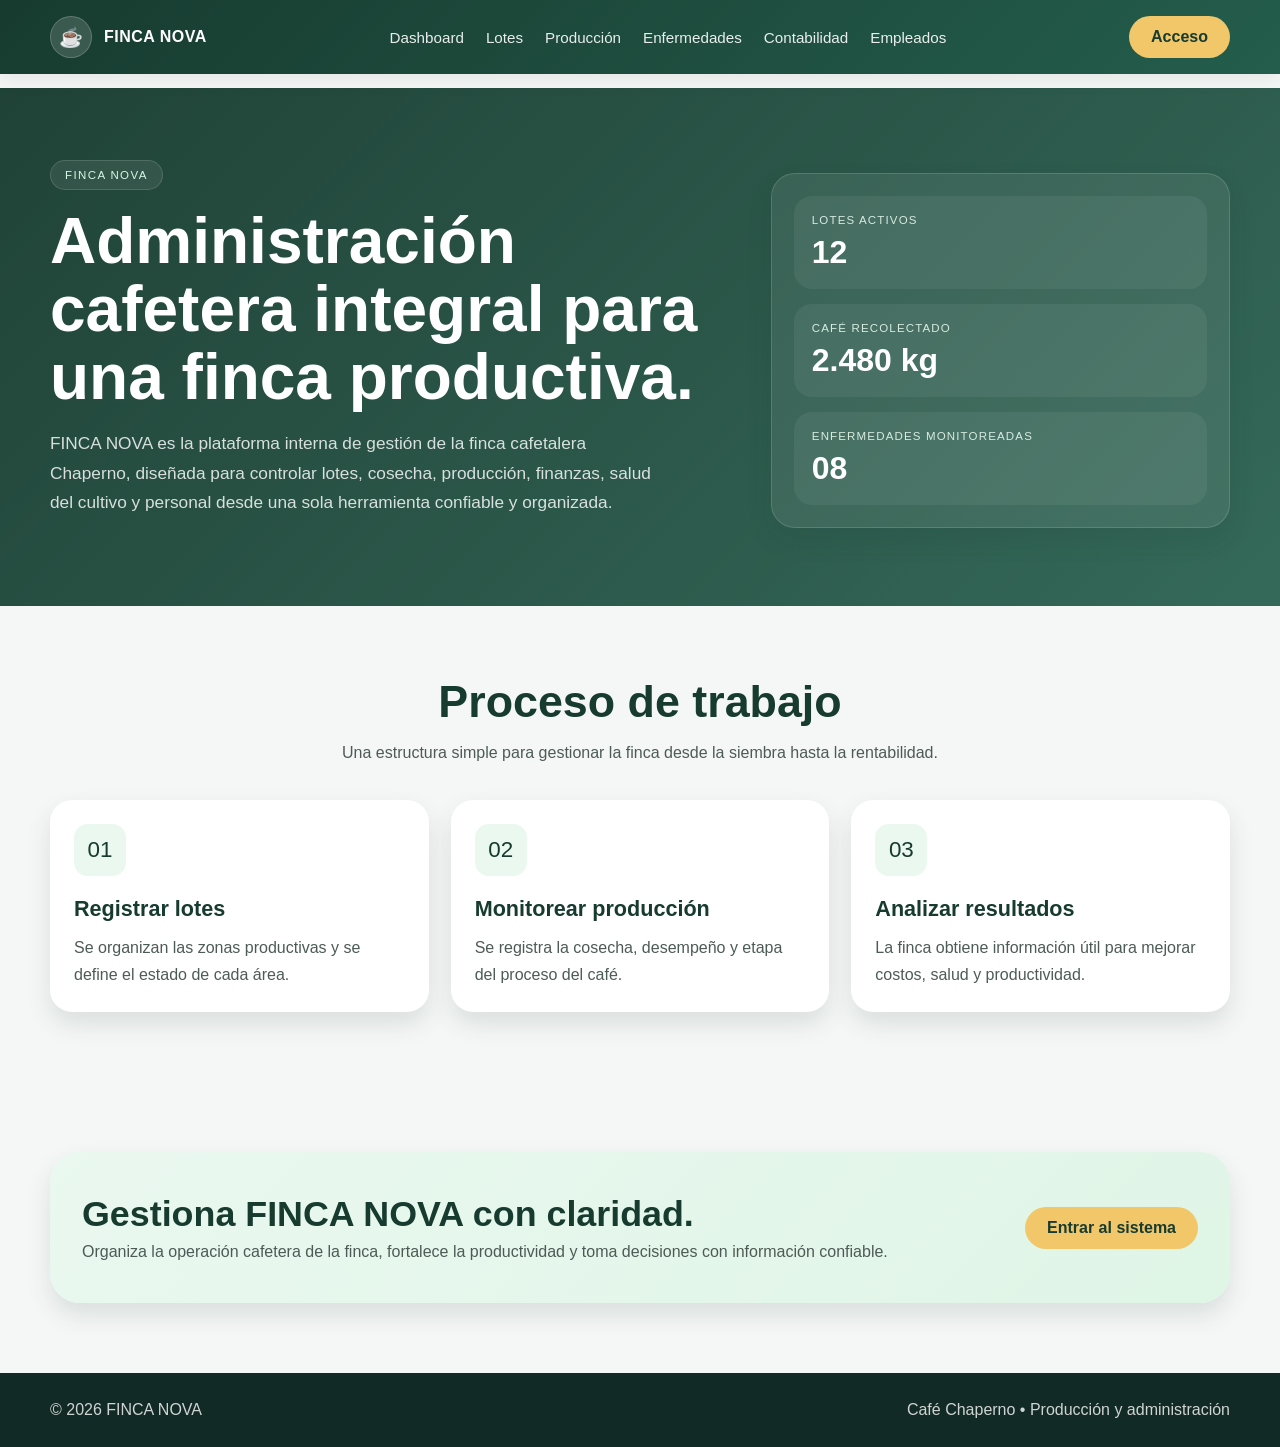
<file: index.html>
<!DOCTYPE html>
<html lang="es">
  <head>
    <meta charset="UTF-8" />
    <meta name="viewport" content="width=device-width, initial-scale=1.0" />
    <title>FINCA NOVA | Gestión cafetera</title>
    <link rel="stylesheet" href="assets/css/base.css" />
    <link rel="stylesheet" href="assets/css/home.css" />
  </head>
  <body>
    <header>
      <div class="container nav">
        <div class="brand">
          <div class="brand-mark">☕</div>
          <span>FINCA NOVA</span>
        </div>

        <nav class="nav-links" aria-label="Navegación principal">
          <a href="views/dashboard.html">Dashboard</a>
          <a href="views/lotes.html">Lotes</a>
          <a href="views/produccion.html">Producción</a>
          <a href="views/enfermedades.html">Enfermedades</a>
          <a href="views/contabilidad.html">Contabilidad</a>
          <a href="views/empleados.html">Empleados</a>
        </nav>

        <div class="nav-actions">

          <a href="login.html" class="btn btn-primary">Acceso</a>
        </div>
      </div>
    </header>

    <main>
      <section class="hero" id="inicio">
        <div class="container hero-wrap">
          <div>
            <span class="eyebrow">FINCA NOVA</span>
            <h1>Administración cafetera integral para una finca productiva.</h1>
            <p>
              FINCA NOVA es la plataforma interna de gestión de la finca cafetalera Chaperno,
              diseñada para controlar lotes, cosecha, producción, finanzas, salud del cultivo y personal
              desde una sola herramienta confiable y organizada.
            </p>
            <div class="hero-actions">

            </div>
          </div>

          <div class="hero-panel" aria-label="Resumen de finca">
            <div class="hero-card">
              <span class="mini-label">Lotes activos</span>
              <div class="big-number">12</div>
            </div>

            <div class="hero-card">
              <span class="mini-label">Café recolectado</span>
              <div class="big-number">2.480 kg</div>
            </div>

            <div class="hero-card">
              <span class="mini-label">Enfermedades monitoreadas</span>
              <div class="big-number">08</div>
            </div>
          </div>
        </div>
      </section>

      <section class="section" id="proceso">
        <div class="container">
          <div class="section-header">
            <h2>Proceso de trabajo</h2>
            <p>Una estructura simple para gestionar la finca desde la siembra hasta la rentabilidad.</p>
          </div>

          <div class="process-grid">
            <article class="process-card">
              <div class="feature-icon">01</div>
              <h3>Registrar lotes</h3>
              <p>Se organizan las zonas productivas y se define el estado de cada área.</p>
            </article>

            <article class="process-card">
              <div class="feature-icon">02</div>
              <h3>Monitorear producción</h3>
              <p>Se registra la cosecha, desempeño y etapa del proceso del café.</p>
            </article>

            <article class="process-card">
              <div class="feature-icon">03</div>
              <h3>Analizar resultados</h3>
              <p>La finca obtiene información útil para mejorar costos, salud y productividad.</p>
            </article>
          </div>
        </div>
      </section>

      <section class="section">
        <div class="container">
          <div class="cta">
            <div>
              <h3>Gestiona FINCA NOVA con claridad.</h3>
              <p>Organiza la operación cafetera de la finca, fortalece la productividad y toma decisiones con información confiable.</p>
            </div>
            <a href="views/dashboard.html" class="btn btn-primary">Entrar al sistema</a>
          </div>
        </div>
      </section>
    </main>

    <footer>
      <div class="container footer-wrap">
        <div>© 2026 FINCA NOVA</div>
        <div>Café Chaperno • Producción y administración</div>
      </div>
    </footer>
  </body>
</html>
</file>
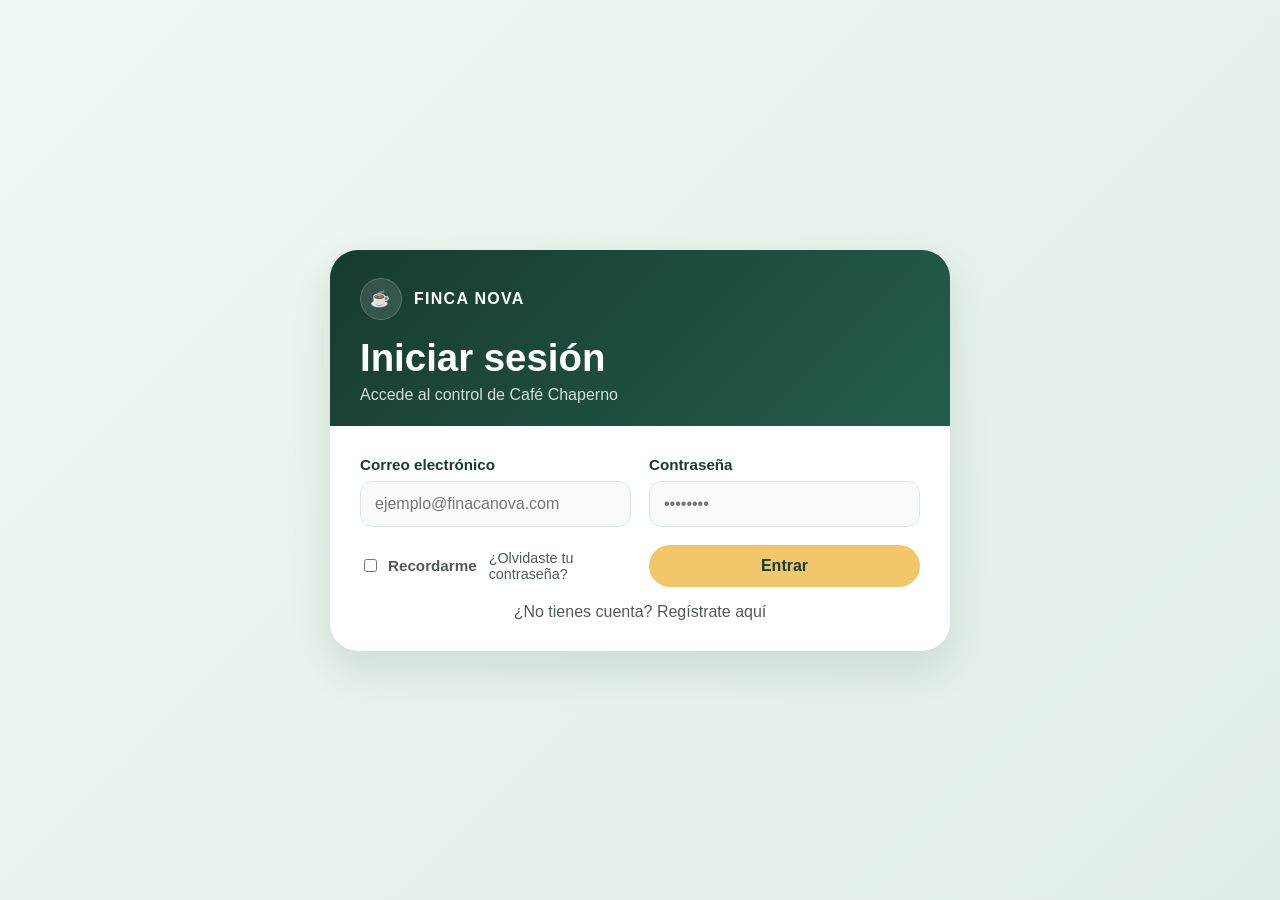
<file: login.html>
<!DOCTYPE html>
<html lang="es">
  <head>
    <meta charset="UTF-8" />
    <meta name="viewport" content="width=device-width, initial-scale=1.0" />
    <title>FINCA NOVA | Iniciar sesión</title>
    <link rel="stylesheet" href="assets/css/base.css" />
    <link rel="stylesheet" href="assets/css/auth.css" />
  </head>
  <body class="auth-page">
    <main class="page">
      <section class="auth-card" aria-label="Formulario de inicio de sesión">
        <div class="auth-header">
          <div class="brand">
            <div class="brand-mark">☕</div>
            <span>FINCA NOVA</span>
          </div>
          <h1>Iniciar sesión</h1>
          <p>Accede al control de Café Chaperno</p>
        </div>

        <div class="auth-body">
          <form>
            <div class="field">
              <label for="email">Correo electrónico</label>
              <input id="email" type="email" placeholder="ejemplo@finacanova.com" />
            </div>

            <div class="field">
              <label for="password">Contraseña</label>
              <input id="password" type="password" placeholder="••••••••" />
            </div>

            <div class="secondary-row">
              <label class="check">
                <input type="checkbox" />
                <span>Recordarme</span>
              </label>
              <a href="#">¿Olvidaste tu contraseña?</a>
            </div>

            <button type="submit" class="btn btn-primary">Entrar</button>
          </form>

          <div class="auth-footer">
            ¿No tienes cuenta? <a href="registro.html">Regístrate aquí</a>
          </div>
        </div>
      </section>
    </main>
  </body>
</html>
</file>
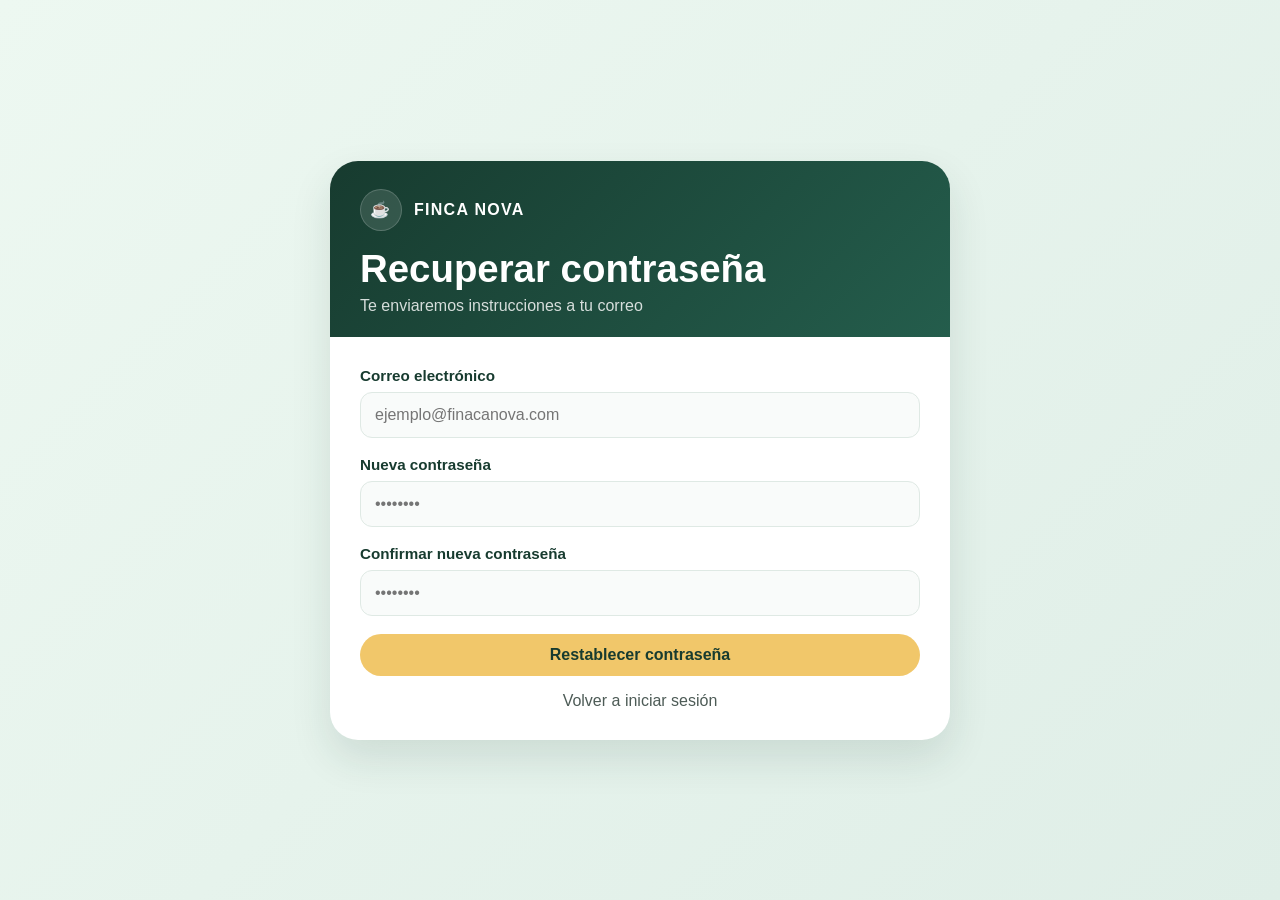
<file: recuperar.html>
<!DOCTYPE html>
<html lang="es">
  <head>
    <meta charset="UTF-8" />
    <meta name="viewport" content="width=device-width, initial-scale=1.0" />
    <title>FINCA NOVA | Recuperar contraseña</title>
    <link rel="stylesheet" href="assets/css/base.css" />
    <link rel="stylesheet" href="assets/css/auth.css" />
  </head>
  <body class="auth-page">
    <main class="page">
      <section class="auth-card" aria-label="Formulario de recuperación de contraseña">
        <div class="auth-header">
          <div class="brand">
            <div class="brand-mark">☕</div>
            <span>FINCA NOVA</span>
          </div>
          <h1>Recuperar contraseña</h1>
          <p>Te enviaremos instrucciones a tu correo</p>
        </div>

        <div class="auth-body">
          <form>
            <div class="field full">
              <label for="email">Correo electrónico</label>
              <input id="email" type="email" placeholder="ejemplo@finacanova.com" />
            </div>

            <div class="field full">
              <label for="password">Nueva contraseña</label>
              <input id="password" type="password" placeholder="••••••••" />
            </div>

            <div class="field full">
              <label for="confirm-password">Confirmar nueva contraseña</label>
              <input id="confirm-password" type="password" placeholder="••••••••" />
            </div>

            <div class="field full">
              <a href="login.html" class="btn btn-primary">Restablecer contraseña</a>
            </div>
          </form>

          <div class="auth-footer">
            <a href="login.html">Volver a iniciar sesión</a>
          </div>
        </div>
      </section>
    </main>
  </body>
</html>
</file>
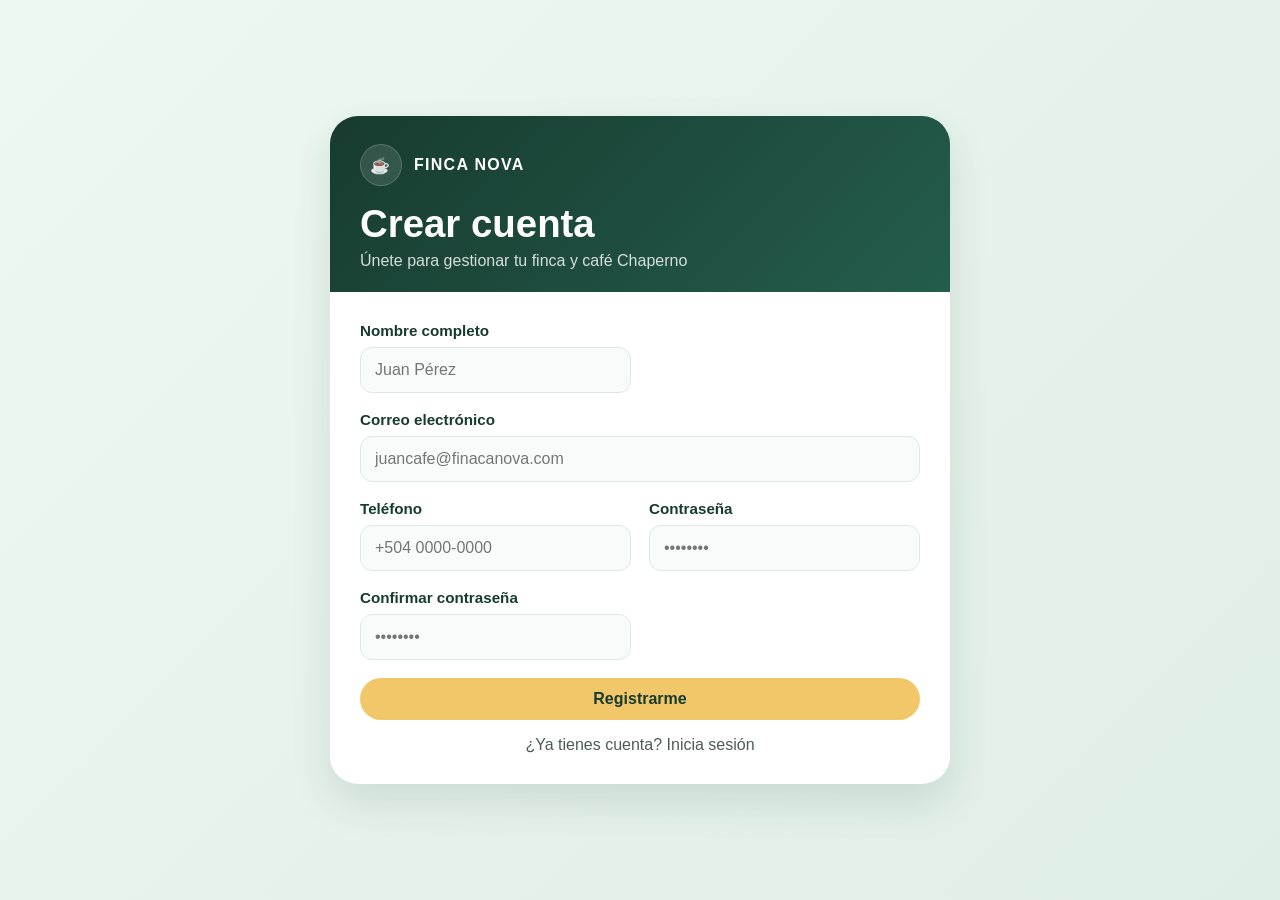
<file: registro.html>
<!DOCTYPE html>
<html lang="es">
  <head>
    <meta charset="UTF-8" />
    <meta name="viewport" content="width=device-width, initial-scale=1.0" />
    <title>FINCA NOVA | Registro</title>
    <link rel="stylesheet" href="assets/css/base.css" />
    <link rel="stylesheet" href="assets/css/auth.css" />
  </head>
  <body class="auth-page">
    <main class="page">
      <section class="auth-card" aria-label="Formulario de registro">
        <div class="auth-header">
          <div class="brand">
            <div class="brand-mark">☕</div>
            <span>FINCA NOVA</span>
          </div>
          <h1>Crear cuenta</h1>
          <p>Únete para gestionar tu finca y café Chaperno</p>
        </div>

        <div class="auth-body">
          <form>
            <div class="field">
              <label for="nombre">Nombre completo</label>
              <input id="nombre" type="text" placeholder="Juan Pérez" />
            </div>

            <div class="field full">
              <label for="email">Correo electrónico</label>
              <input id="email" type="email" placeholder="juancafe@finacanova.com" />
            </div>

            <div class="field">
              <label for="telefono">Teléfono</label>
              <input id="telefono" type="tel" placeholder="+504 0000-0000" />
            </div>

            <div class="field">
              <label for="password">Contraseña</label>
              <input id="password" type="password" placeholder="••••••••" />
            </div>

            <div class="field">
              <label for="confirm-password">Confirmar contraseña</label>
              <input id="confirm-password" type="password" placeholder="••••••••" />
            </div>

            <div class="field full">
              <a href="login.html" class="btn btn-primary">Registrarme</a>
            </div>
          </form>

          <div class="auth-footer">
            ¿Ya tienes cuenta? <a href="login.html">Inicia sesión</a>
          </div>
        </div>
      </section>
    </main>
  </body>
</html>
</file>
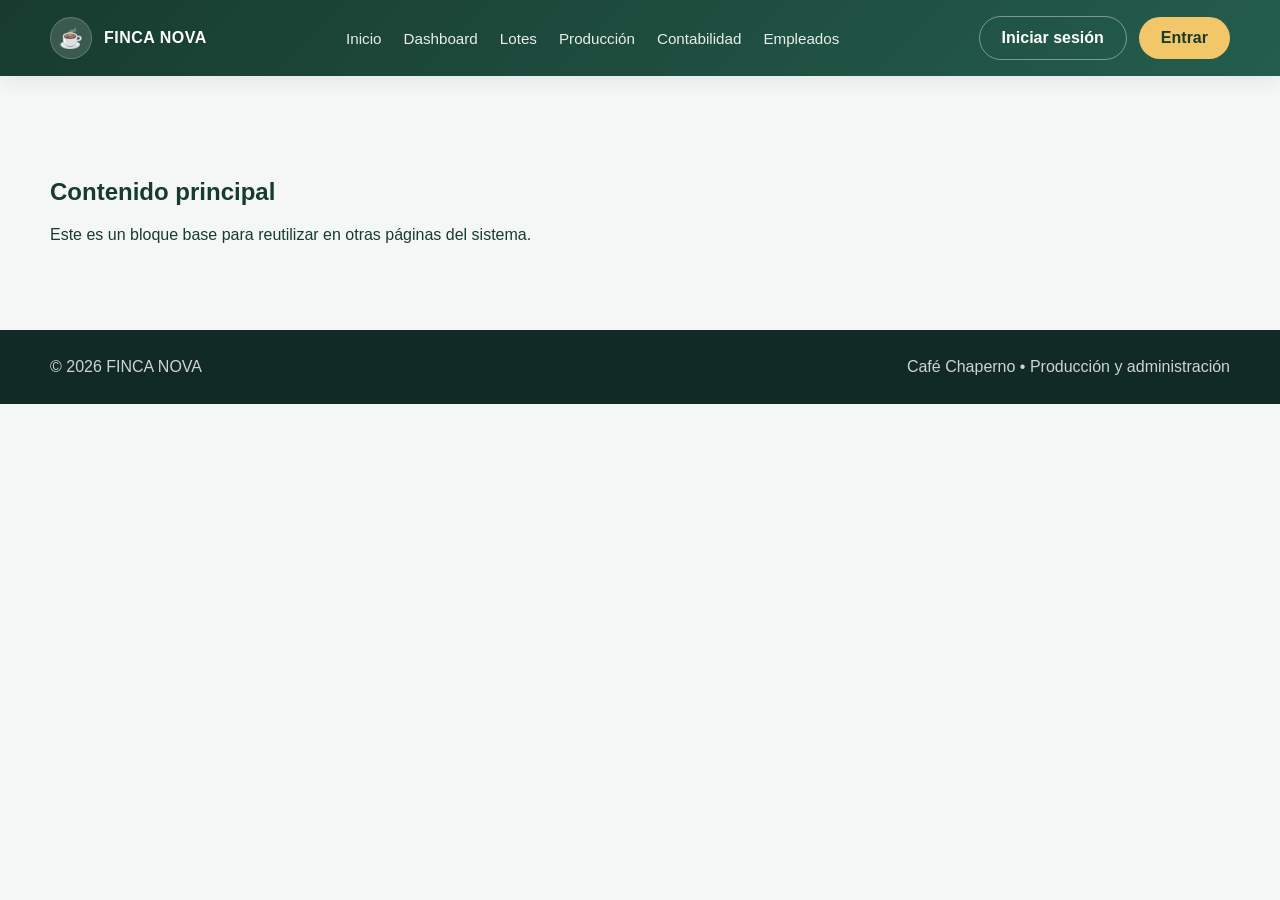
<file: templates/layout.html>
<!DOCTYPE html>
<html lang="es">
  <head>
    <meta charset="UTF-8" />
    <meta name="viewport" content="width=device-width, initial-scale=1.0" />
    <title>FINCA NOVA</title>
    <link rel="stylesheet" href="../assets/css/base.css" />
    <link rel="stylesheet" href="../assets/css/home.css" />
  </head>
  <body>
    <header>
      <div class="container nav">
        <div class="brand">
          <div class="brand-mark">☕</div>
          <span>FINCA NOVA</span>
        </div>

        <nav class="nav-links" aria-label="Navegación principal">
          <a href="../index.html">Inicio</a>
          <a href="../views/dashboard.html">Dashboard</a>
          <a href="../views/lotes.html">Lotes</a>
          <a href="../views/produccion.html">Producción</a>
          <a href="../views/contabilidad.html">Contabilidad</a>
          <a href="../views/empleados.html">Empleados</a>
        </nav>

        <div class="nav-actions">
          <a href="../login.html" class="btn btn-secondary">Iniciar sesión</a>
          <a href="../views/dashboard.html" class="btn btn-primary">Entrar</a>
        </div>
      </div>
    </header>

    <main>
      <section class="container section">
        <h2>Contenido principal</h2>
        <p>Este es un bloque base para reutilizar en otras páginas del sistema.</p>
      </section>
    </main>

    <footer>
      <div class="container footer-wrap">
        <div>© 2026 FINCA NOVA</div>
        <div>Café Chaperno • Producción y administración</div>
      </div>
    </footer>
  </body>
</html>
</file>
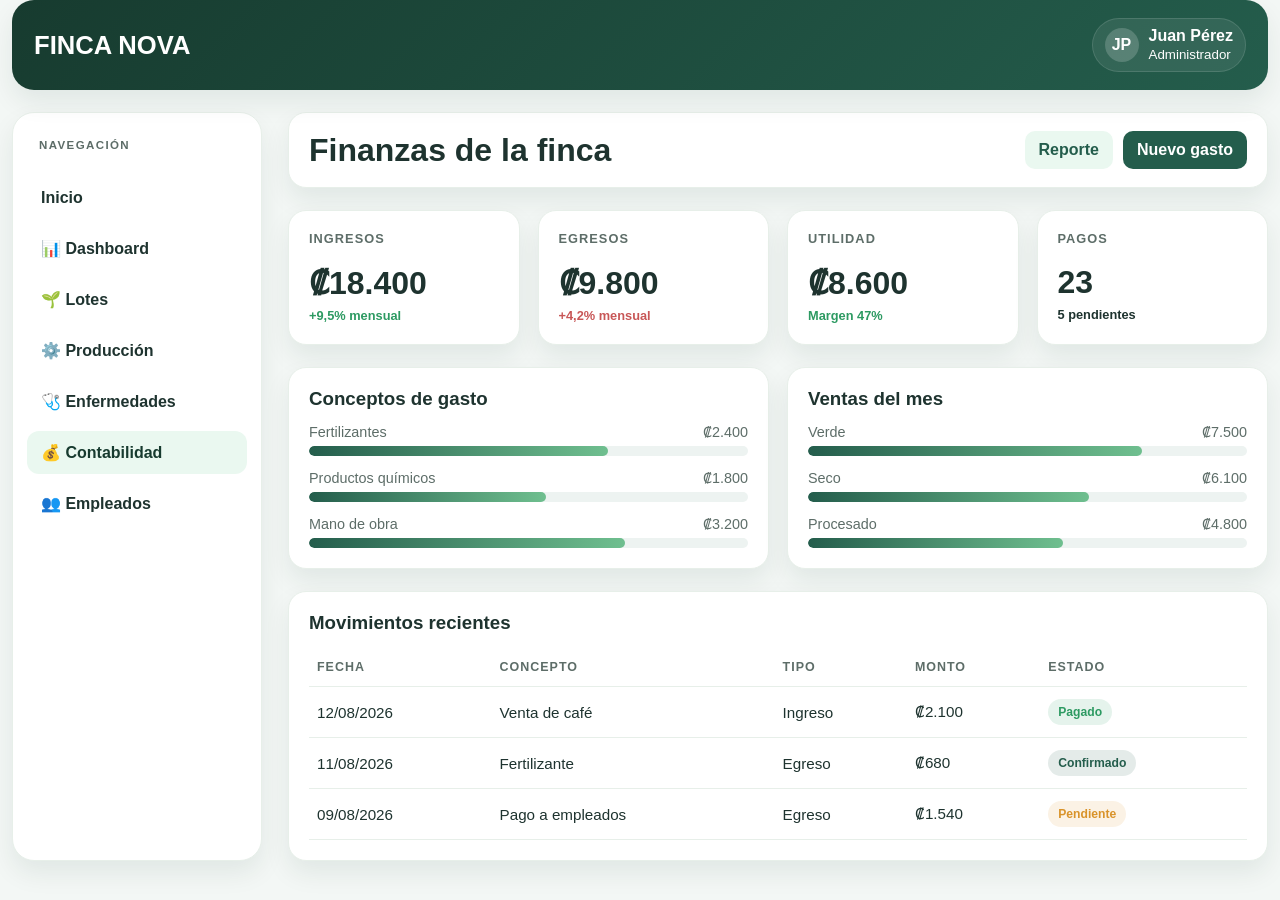
<file: views/contabilidad.html>
<!DOCTYPE html>
<html lang="es">
  <head>
    <meta charset="UTF-8" />
    <meta name="viewport" content="width=device-width, initial-scale=1.0" />
    <title>Nova Finca | Contabilidad</title>
    <link rel="stylesheet" href="../assets/css/base.css" />
    <link rel="stylesheet" href="../assets/css/dashboard.css" />
  </head>
  <body>
    <div class="page-shell">
      <header class="topbar">
        <div class="topbar-inner">
          <h1>FINCA NOVA</h1>

          <div class="user-badge">
            <div class="user-avatar">JP</div>
            <div>
              <strong>Juan Pérez</strong><br />
              <small>Administrador</small>
            </div>
          </div>
        </div>
      </header>

      <div class="main-grid">
        <aside class="sidebar">
          <h3 class="side-title">Navegación</h3>
          <nav class="side-nav">
            <a href="../index.html">Inicio</a>
            <a href="dashboard.html">📊 Dashboard</a>
            <a href="lotes.html">🌱 Lotes</a>
            <a href="produccion.html">⚙️ Producción</a>
            <a href="enfermedades.html">🩺 Enfermedades</a>
            <a href="contabilidad.html" class="active">💰 Contabilidad</a>
            <a href="empleados.html">👥 Empleados</a>
          </nav>
        </aside>

        <main class="content">
          <section class="page-header">
            <h2>Finanzas de la finca</h2>
            <div class="action-group">
              <button class="btn-small light">Reporte</button>
              <button class="btn-small primary">Nuevo gasto</button>
            </div>
          </section>

          <section class="stats-grid">
            <article class="stat-card">
              <div class="stat-top">
                <div class="stat-label">Ingresos</div>
              </div>
              <p class="stat-value">₡18.400</p>
              <span class="stat-delta delta-up">+9,5% mensual</span>
            </article>
            <article class="stat-card">
              <div class="stat-top">
                <div class="stat-label">Egresos</div>
              </div>
              <p class="stat-value">₡9.800</p>
              <span class="stat-delta delta-down">+4,2% mensual</span>
            </article>
            <article class="stat-card">
              <div class="stat-top">
                <div class="stat-label">Utilidad</div>
              </div>
              <p class="stat-value">₡8.600</p>
              <span class="stat-delta delta-up">Margen 47%</span>
            </article>
            <article class="stat-card">
              <div class="stat-top">
                <div class="stat-label">Pagos</div>
              </div>
              <p class="stat-value">23</p>
              <span class="stat-delta delta-warning">5 pendientes</span>
            </article>
          </section>

          <section class="list-grid">
            <article class="panel">
              <h3>Conceptos de gasto</h3>
              <div class="progress-list">
                <div class="progress-item">
                  <div class="progress-top"><span>Fertilizantes</span><span>₡2.400</span></div>
                  <div class="progress-bar"><span style="width: 68%"></span></div>
                </div>
                <div class="progress-item">
                  <div class="progress-top"><span>Productos químicos</span><span>₡1.800</span></div>
                  <div class="progress-bar"><span style="width: 54%"></span></div>
                </div>
                <div class="progress-item">
                  <div class="progress-top"><span>Mano de obra</span><span>₡3.200</span></div>
                  <div class="progress-bar"><span style="width: 72%"></span></div>
                </div>
              </div>
            </article>

            <article class="panel">
              <h3>Ventas del mes</h3>
              <div class="progress-list">
                <div class="progress-item">
                  <div class="progress-top"><span>Verde</span><span>₡7.500</span></div>
                  <div class="progress-bar"><span style="width: 76%"></span></div>
                </div>
                <div class="progress-item">
                  <div class="progress-top"><span>Seco</span><span>₡6.100</span></div>
                  <div class="progress-bar"><span style="width: 64%"></span></div>
                </div>
                <div class="progress-item">
                  <div class="progress-top"><span>Procesado</span><span>₡4.800</span></div>
                  <div class="progress-bar"><span style="width: 58%"></span></div>
                </div>
              </div>
            </article>
          </section>

          <section class="table-panel">
            <h3>Movimientos recientes</h3>
            <table>
              <thead>
                <tr>
                  <th>Fecha</th>
                  <th>Concepto</th>
                  <th>Tipo</th>
                  <th>Monto</th>
                  <th>Estado</th>
                </tr>
              </thead>
              <tbody>
                <tr>
                  <td>12/08/2026</td>
                  <td>Venta de café</td>
                  <td>Ingreso</td>
                  <td>₡2.100</td>
                  <td><span class="badge success">Pagado</span></td>
                </tr>
                <tr>
                  <td>11/08/2026</td>
                  <td>Fertilizante</td>
                  <td>Egreso</td>
                  <td>₡680</td>
                  <td><span class="badge primary">Confirmado</span></td>
                </tr>
                <tr>
                  <td>09/08/2026</td>
                  <td>Pago a empleados</td>
                  <td>Egreso</td>
                  <td>₡1.540</td>
                  <td><span class="badge warning">Pendiente</span></td>
                </tr>
              </tbody>
            </table>
          </section>
        </main>
      </div>
    </div>
  </body>
</html>
</file>
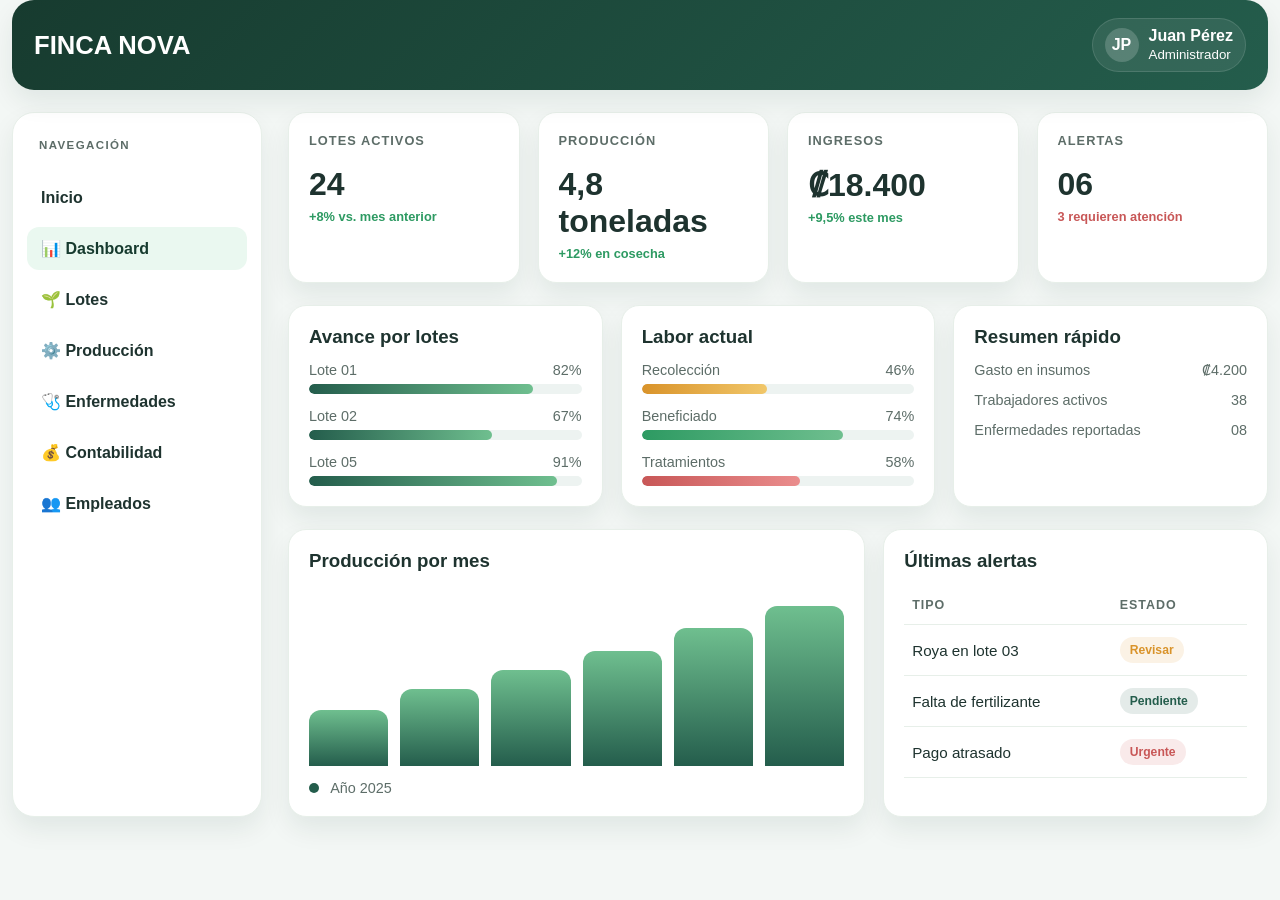
<file: views/dashboard.html>
<!DOCTYPE html>
<html lang="es">
  <head>
    <meta charset="UTF-8" />
    <meta name="viewport" content="width=device-width, initial-scale=1.0" />
    <title>Nova Finca | Dashboard</title>
    <link rel="stylesheet" href="../assets/css/base.css" />
    <link rel="stylesheet" href="../assets/css/dashboard.css" />
  </head>
  <body>
    <div class="page-shell">
      <header class="topbar">
        <div class="topbar-inner">
          <h1>FINCA NOVA</h1>

          <div class="user-badge">
            <div class="user-avatar">JP</div>
            <div>
              <strong>Juan Pérez</strong><br />
              <small>Administrador</small>
            </div>
          </div>
        </div>
      </header>

      <div class="main-grid">
        <aside class="sidebar">
          <h3 class="side-title">Navegación</h3>
          <nav class="side-nav">
            <a href="../index.html">Inicio</a>
            <a href="dashboard.html" class="active">📊 Dashboard</a>
            <a href="lotes.html">🌱 Lotes</a>
            <a href="produccion.html">⚙️ Producción</a>
            <a href="enfermedades.html">🩺 Enfermedades</a>
            <a href="contabilidad.html">💰 Contabilidad</a>
            <a href="empleados.html">👥 Empleados</a>
          </nav>
        </aside>

        <main class="content">
          <section class="stats-grid">
            <article class="stat-card">
              <div class="stat-top">
                <div class="stat-label">Lotes activos</div>
              </div>
              <p class="stat-value">24</p>
              <span class="stat-delta delta-up">+8% vs. mes anterior</span>
            </article>

            <article class="stat-card">
              <div class="stat-top">
                <div class="stat-label">Producción</div>
              </div>
              <p class="stat-value">4,8 toneladas</p>
              <span class="stat-delta delta-up">+12% en cosecha</span>
            </article>

            <article class="stat-card">
              <div class="stat-top">
                <div class="stat-label">Ingresos</div>
              </div>
              <p class="stat-value">₡18.400</p>
              <span class="stat-delta delta-up">+9,5% este mes</span>
            </article>

            <article class="stat-card">
              <div class="stat-top">
                <div class="stat-label">Alertas</div>
              </div>
              <p class="stat-value">06</p>
              <span class="stat-delta delta-down">3 requieren atención</span>
            </article>
          </section>

          <section class="cards-grid">
            <article class="card">
              <h3>Avance por lotes</h3>
              <div class="progress-list">
                <div class="progress-item">
                  <div class="progress-top"><span>Lote 01</span><span>82%</span></div>
                  <div class="progress-bar"><span style="width: 82%"></span></div>
                </div>
                <div class="progress-item">
                  <div class="progress-top"><span>Lote 02</span><span>67%</span></div>
                  <div class="progress-bar"><span style="width: 67%"></span></div>
                </div>
                <div class="progress-item">
                  <div class="progress-top"><span>Lote 05</span><span>91%</span></div>
                  <div class="progress-bar"><span style="width: 91%"></span></div>
                </div>
              </div>
            </article>

            <article class="card">
              <h3>Labor actual</h3>
              <div class="progress-list">
                <div class="progress-item">
                  <div class="progress-top"><span>Recolección</span><span>46%</span></div>
                  <div class="progress-bar"><span style="width: 46%; background: linear-gradient(90deg, #d9932a, #f1c76a);"></span></div>
                </div>
                <div class="progress-item">
                  <div class="progress-top"><span>Beneficiado</span><span>74%</span></div>
                  <div class="progress-bar"><span style="width: 74%; background: linear-gradient(90deg, #2d9a62, #6fbf8f);"></span></div>
                </div>
                <div class="progress-item">
                  <div class="progress-top"><span>Tratamientos</span><span>58%</span></div>
                  <div class="progress-bar"><span style="width: 58%; background: linear-gradient(90deg, #c85757, #ea8d8d);"></span></div>
                </div>
              </div>
            </article>

            <article class="card">
              <h3>Resumen rápido</h3>
              <div class="progress-list">
                <div class="progress-item">
                  <div class="progress-top"><span>Gasto en insumos</span><span>₡4.200</span></div>
                </div>
                <div class="progress-item">
                  <div class="progress-top"><span>Trabajadores activos</span><span>38</span></div>
                </div>
                <div class="progress-item">
                  <div class="progress-top"><span>Enfermedades reportadas</span><span>08</span></div>
                </div>
              </div>
            </article>
          </section>

          <section class="summary-grid">
            <article class="panel">
              <h3>Producción por mes</h3>
              <div class="chart-squares" aria-label="Gráfico de producción">
                <div class="square" style="height: 35%"></div>
                <div class="square" style="height: 48%"></div>
                <div class="square" style="height: 60%"></div>
                <div class="square" style="height: 72%"></div>
                <div class="square" style="height: 86%"></div>
                <div class="square" style="height: 100%"></div>
              </div>
              <div class="panel-legend">
                <span><i class="dot" style="background:#245d4c"></i> Año 2025</span>
              </div>
            </article>

            <article class="table-panel">
              <h3>Últimas alertas</h3>
              <table>
                <thead>
                  <tr>
                    <th>Tipo</th>
                    <th>Estado</th>
                  </tr>
                </thead>
                <tbody>
                  <tr>
                    <td>Roya en lote 03</td>
                    <td><span class="badge warning">Revisar</span></td>
                  </tr>
                  <tr>
                    <td>Falta de fertilizante</td>
                    <td><span class="badge primary">Pendiente</span></td>
                  </tr>
                  <tr>
                    <td>Pago atrasado</td>
                    <td><span class="badge danger">Urgente</span></td>
                  </tr>
                </tbody>
              </table>
            </article>
          </section>
        </main>
      </div>
    </div>
  </body>
</html>
</file>
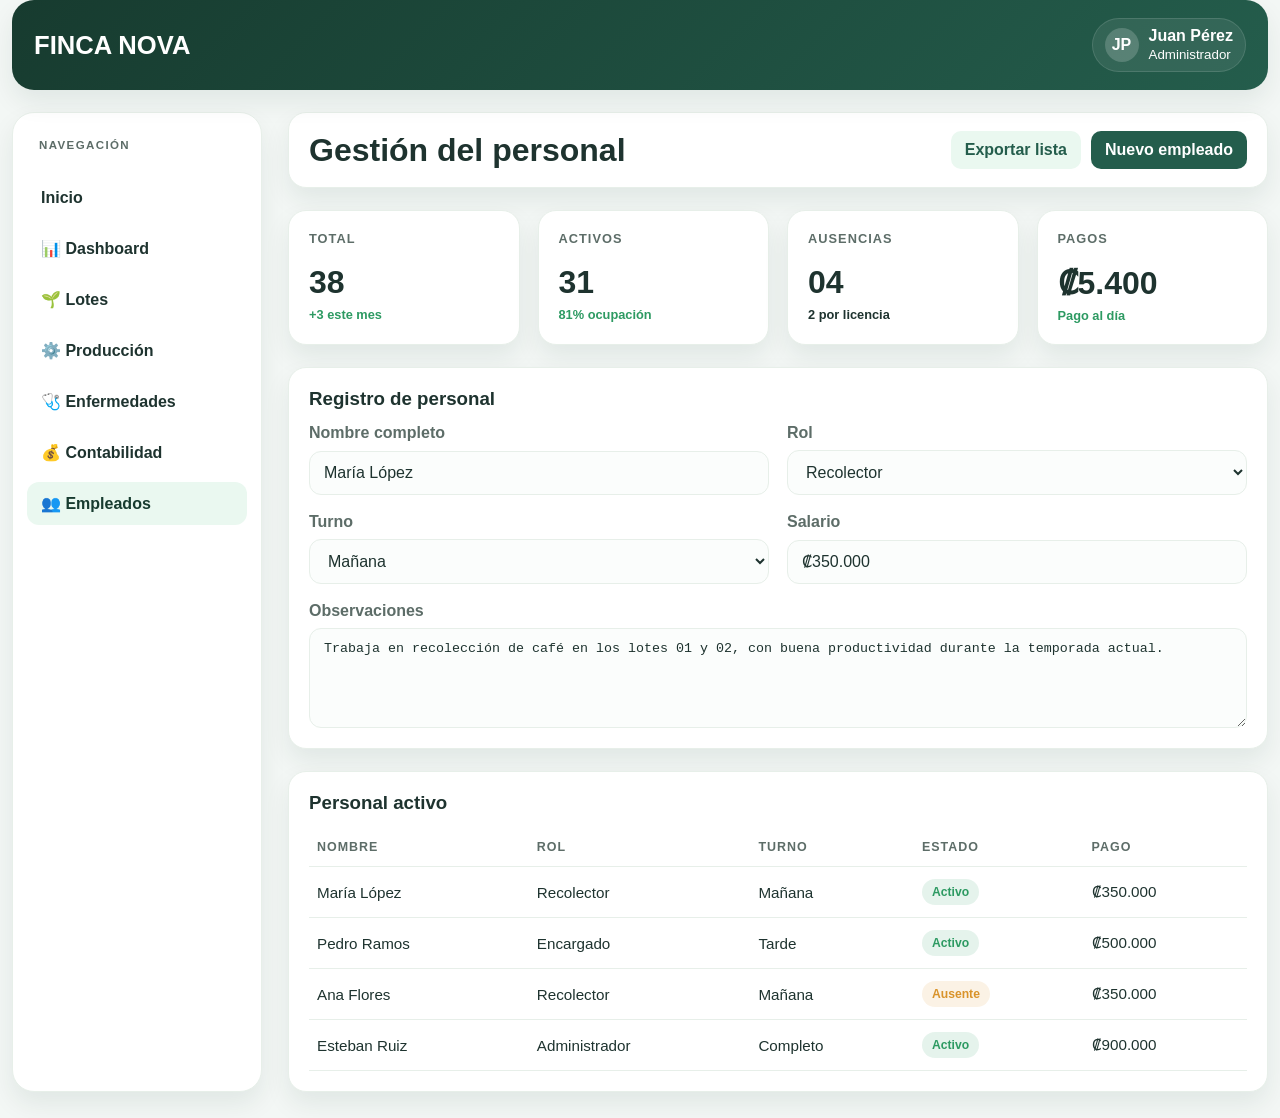
<file: views/empleados.html>
<!DOCTYPE html>
<html lang="es">
  <head>
    <meta charset="UTF-8" />
    <meta name="viewport" content="width=device-width, initial-scale=1.0" />
    <title>Nova Finca | Empleados</title>
    <link rel="stylesheet" href="../assets/css/base.css" />
    <link rel="stylesheet" href="../assets/css/dashboard.css" />
  </head>
  <body>
    <div class="page-shell">
      <header class="topbar">
        <div class="topbar-inner">
          <h1>FINCA NOVA</h1>

 

          <div class="user-badge">
            <div class="user-avatar">JP</div>
            <div>
              <strong>Juan Pérez</strong><br />
              <small>Administrador</small>
            </div>
          </div>
        </div>
      </header>

      <div class="main-grid">
        <aside class="sidebar">
          <h3 class="side-title">Navegación</h3>
          <nav class="side-nav">
                <a href="../index.html">Inicio</a>
            <a href="dashboard.html">📊 Dashboard</a>
            <a href="lotes.html">🌱 Lotes</a>
            <a href="produccion.html">⚙️ Producción</a>
            <a href="enfermedades.html">🩺 Enfermedades</a>
            <a href="contabilidad.html">💰 Contabilidad</a>
            <a href="empleados.html" class="active">👥 Empleados</a>
          </nav>
        </aside>

        <main class="content">
          <section class="page-header">
            <h2>Gestión del personal</h2>
            <div class="action-group">
              <button class="btn-small light">Exportar lista</button>
              <button class="btn-small primary">Nuevo empleado</button>
            </div>
          </section>

          <section class="stats-grid">
            <article class="stat-card">
              <div class="stat-top">
                <div class="stat-label">Total</div>
              </div>
              <p class="stat-value">38</p>
              <span class="stat-delta delta-up">+3 este mes</span>
            </article>
            <article class="stat-card">
              <div class="stat-top">
                <div class="stat-label">Activos</div>
              </div>
              <p class="stat-value">31</p>
              <span class="stat-delta delta-up">81% ocupación</span>
            </article>
            <article class="stat-card">
              <div class="stat-top">
                <div class="stat-label">Ausencias</div>
              </div>
              <p class="stat-value">04</p>
              <span class="stat-delta delta-warning">2 por licencia</span>
            </article>
            <article class="stat-card">
              <div class="stat-top">
                <div class="stat-label">Pagos</div>
              </div>
              <p class="stat-value">₡5.400</p>
              <span class="stat-delta delta-up">Pago al día</span>
            </article>
          </section>

          <section class="panel">
            <h3>Registro de personal</h3>
            <div class="form-grid">
              <div class="input-group">
                <label>Nombre completo</label>
                <input type="text" value="María López" />
              </div>
              <div class="input-group">
                <label>Rol</label>
                <select>
                  <option>Recolector</option>
                  <option>Encargado</option>
                  <option>Administrador</option>
                </select>
              </div>
              <div class="input-group">
                <label>Turno</label>
                <select>
                  <option>Mañana</option>
                  <option>Tarde</option>
                  <option>Noche</option>
                </select>
              </div>
              <div class="input-group">
                <label>Salario</label>
                <input type="text" value="₡350.000" />
              </div>
              <div class="input-group" style="grid-column: 1 / -1;">
                <label>Observaciones</label>
                <textarea>Trabaja en recolección de café en los lotes 01 y 02, con buena productividad durante la temporada actual.</textarea>
              </div>
            </div>
          </section>

          <section class="table-panel">
            <h3>Personal activo</h3>
            <table>
              <thead>
                <tr>
                  <th>Nombre</th>
                  <th>Rol</th>
                  <th>Turno</th>
                  <th>Estado</th>
                  <th>Pago</th>
                </tr>
              </thead>
              <tbody>
                <tr>
                  <td>María López</td>
                  <td>Recolector</td>
                  <td>Mañana</td>
                  <td><span class="badge success">Activo</span></td>
                  <td>₡350.000</td>
                </tr>
                <tr>
                  <td>Pedro Ramos</td>
                  <td>Encargado</td>
                  <td>Tarde</td>
                  <td><span class="badge success">Activo</span></td>
                  <td>₡500.000</td>
                </tr>
                <tr>
                  <td>Ana Flores</td>
                  <td>Recolector</td>
                  <td>Mañana</td>
                  <td><span class="badge warning">Ausente</span></td>
                  <td>₡350.000</td>
                </tr>
                <tr>
                  <td>Esteban Ruiz</td>
                  <td>Administrador</td>
                  <td>Completo</td>
                  <td><span class="badge success">Activo</span></td>
                  <td>₡900.000</td>
                </tr>
              </tbody>
            </table>
          </section>
        </main>
      </div>
    </div>
  </body>
</html>
</file>
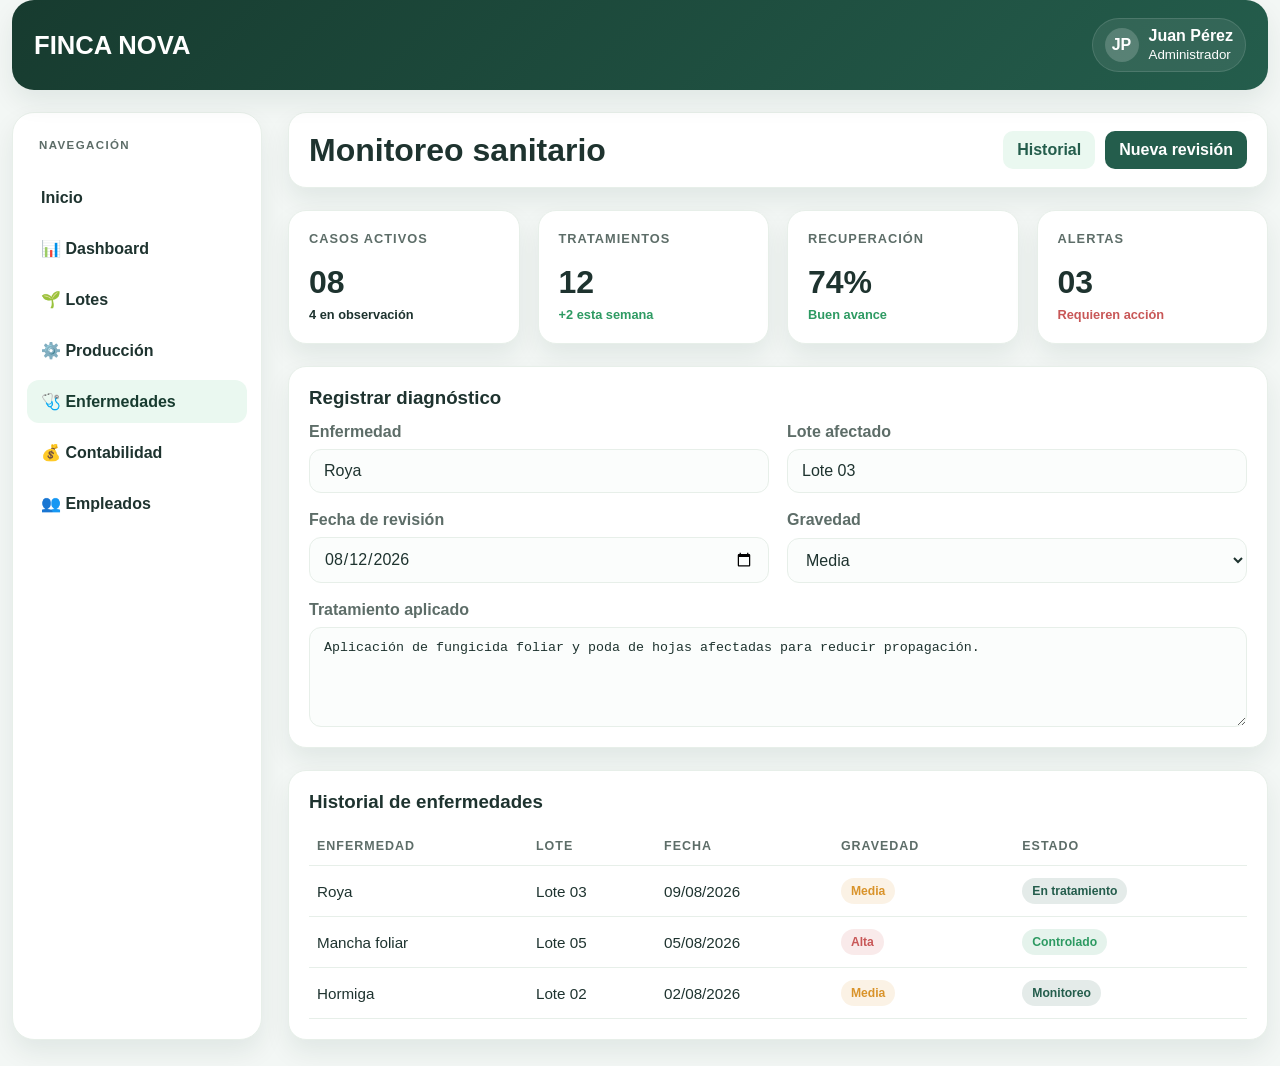
<file: views/enfermedades.html>
<!DOCTYPE html>
<html lang="es">
  <head>
    <meta charset="UTF-8" />
    <meta name="viewport" content="width=device-width, initial-scale=1.0" />
    <title>Nova Finca | Enfermedades</title>
    <link rel="stylesheet" href="../assets/css/base.css" />
    <link rel="stylesheet" href="../assets/css/dashboard.css" />
  </head>
  <body>
    <div class="page-shell">
      <header class="topbar">
        <div class="topbar-inner">
          <h1>FINCA NOVA</h1>

          <div class="user-badge">
            <div class="user-avatar">JP</div>
            <div>
              <strong>Juan Pérez</strong><br />
              <small>Administrador</small>
            </div>
          </div>
        </div>
      </header>

      <div class="main-grid">
        <aside class="sidebar">
          <h3 class="side-title">Navegación</h3>
          <nav class="side-nav">
            <a href="../index.html">Inicio</a>
            <a href="dashboard.html">📊 Dashboard</a>
            <a href="lotes.html">🌱 Lotes</a>
            <a href="produccion.html">⚙️ Producción</a>
            <a href="enfermedades.html" class="active">🩺 Enfermedades</a>
            <a href="contabilidad.html">💰 Contabilidad</a>
            <a href="empleados.html">👥 Empleados</a>
          </nav>
        </aside>

        <main class="content">
          <section class="page-header">
            <h2>Monitoreo sanitario</h2>
            <div class="action-group">
              <button class="btn-small light">Historial</button>
              <button class="btn-small primary">Nueva revisión</button>
            </div>
          </section>

          <section class="stats-grid">
            <article class="stat-card">
              <div class="stat-top">
                <div class="stat-label">Casos activos</div>
              </div>
              <p class="stat-value">08</p>
              <span class="stat-delta delta-warning">4 en observación</span>
            </article>
            <article class="stat-card">
              <div class="stat-top">
                <div class="stat-label">Tratamientos</div>
              </div>
              <p class="stat-value">12</p>
              <span class="stat-delta delta-up">+2 esta semana</span>
            </article>
            <article class="stat-card">
              <div class="stat-top">
                <div class="stat-label">Recuperación</div>
              </div>
              <p class="stat-value">74%</p>
              <span class="stat-delta delta-up">Buen avance</span>
            </article>
            <article class="stat-card">
              <div class="stat-top">
                <div class="stat-label">Alertas</div>
              </div>
              <p class="stat-value">03</p>
              <span class="stat-delta delta-down">Requieren acción</span>
            </article>
          </section>

          <section class="panel">
            <h3>Registrar diagnóstico</h3>
            <div class="form-grid">
              <div class="input-group">
                <label>Enfermedad</label>
                <input type="text" value="Roya" />
              </div>
              <div class="input-group">
                <label>Lote afectado</label>
                <input type="text" value="Lote 03" />
              </div>
              <div class="input-group">
                <label>Fecha de revisión</label>
                <input type="date" value="2026-08-12" />
              </div>
              <div class="input-group">
                <label>Gravedad</label>
                <select>
                  <option>Media</option>
                  <option>Alta</option>
                  <option>Baja</option>
                </select>
              </div>
              <div class="input-group" style="grid-column: 1 / -1;">
                <label>Tratamiento aplicado</label>
                <textarea>Aplicación de fungicida foliar y poda de hojas afectadas para reducir propagación.</textarea>
              </div>
            </div>
          </section>

          <section class="table-panel">
            <h3>Historial de enfermedades</h3>
            <table>
              <thead>
                <tr>
                  <th>Enfermedad</th>
                  <th>Lote</th>
                  <th>Fecha</th>
                  <th>Gravedad</th>
                  <th>Estado</th>
                </tr>
              </thead>
              <tbody>
                <tr>
                  <td>Roya</td>
                  <td>Lote 03</td>
                  <td>09/08/2026</td>
                  <td><span class="badge warning">Media</span></td>
                  <td><span class="badge primary">En tratamiento</span></td>
                </tr>
                <tr>
                  <td>Mancha foliar</td>
                  <td>Lote 05</td>
                  <td>05/08/2026</td>
                  <td><span class="badge danger">Alta</span></td>
                  <td><span class="badge success">Controlado</span></td>
                </tr>
                <tr>
                  <td>Hormiga</td>
                  <td>Lote 02</td>
                  <td>02/08/2026</td>
                  <td><span class="badge warning">Media</span></td>
                  <td><span class="badge primary">Monitoreo</span></td>
                </tr>
              </tbody>
            </table>
          </section>
        </main>
      </div>
    </div>
  </body>
</html>
</file>
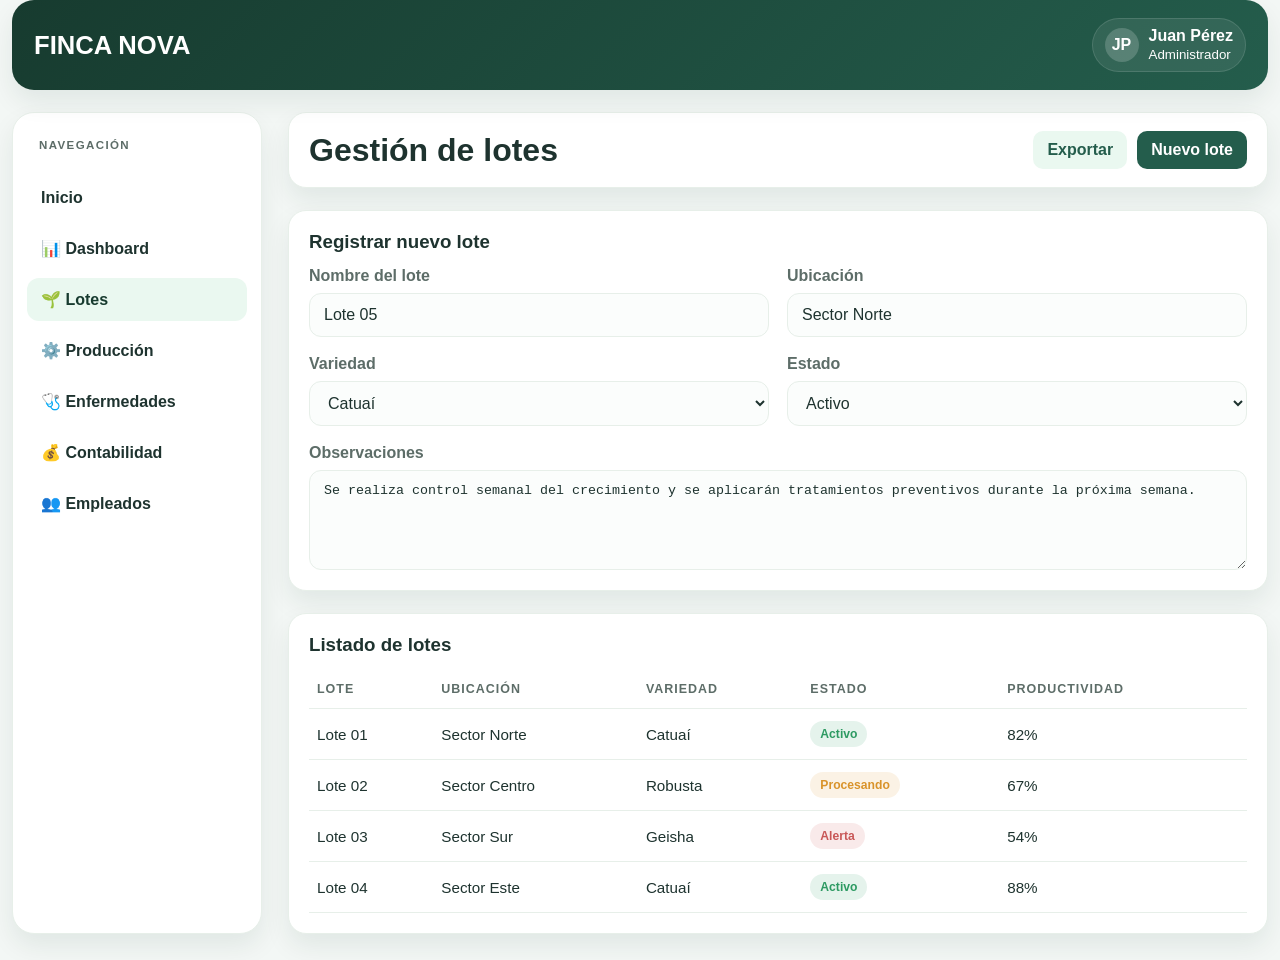
<file: views/lotes.html>
<!DOCTYPE html>
<html lang="es">
  <head>
    <meta charset="UTF-8" />
    <meta name="viewport" content="width=device-width, initial-scale=1.0" />
    <title>Nova Finca | Lotes</title>
    <link rel="stylesheet" href="../assets/css/base.css" />
    <link rel="stylesheet" href="../assets/css/dashboard.css" />
  </head>
  <body>
    <div class="page-shell">
      <header class="topbar">
        <div class="topbar-inner">
          <h1>FINCA NOVA</h1>
          <div class="user-badge">
            <div class="user-avatar">JP</div>
            <div>
              <strong>Juan Pérez</strong><br />
              <small>Administrador</small>
            </div>
          </div>
        </div>
      </header>

      <div class="main-grid">
        <aside class="sidebar">
          <h3 class="side-title">Navegación</h3>
          <nav class="side-nav">
            <a href="../index.html">Inicio</a>
            <a href="dashboard.html">📊 Dashboard</a>
            <a href="lotes.html" class="active">🌱 Lotes</a>
            <a href="produccion.html">⚙️ Producción</a>
            <a href="enfermedades.html">🩺 Enfermedades</a>
            <a href="contabilidad.html">💰 Contabilidad</a>
            <a href="empleados.html">👥 Empleados</a>
          </nav>
        </aside>

        <main class="content">
          <section class="page-header">
            <h2>Gestión de lotes</h2>
            <div class="action-group">
              <button class="btn-small light">Exportar</button>
              <button class="btn-small primary">Nuevo lote</button>
            </div>
          </section>

          <section class="panel">
            <h3>Registrar nuevo lote</h3>
            <div class="form-grid">
              <div class="input-group">
                <label>Nombre del lote</label>
                <input type="text" value="Lote 05" />
              </div>
              <div class="input-group">
                <label>Ubicación</label>
                <input type="text" value="Sector Norte" />
              </div>
              <div class="input-group">
                <label>Variedad</label>
                <select>
                  <option>Catuaí</option>
                  <option>Robusta</option>
                  <option>Geisha</option>
                </select>
              </div>
              <div class="input-group">
                <label>Estado</label>
                <select>
                  <option>Activo</option>
                  <option>En espera</option>
                  <option>En proceso</option>
                </select>
              </div>
              <div class="input-group" style="grid-column: 1 / -1;">
                <label>Observaciones</label>
                <textarea>Se realiza control semanal del crecimiento y se aplicarán tratamientos preventivos durante la próxima semana.</textarea>
              </div>
            </div>
          </section>

          <section class="table-panel">
            <h3>Listado de lotes</h3>
            <table>
              <thead>
                <tr>
                  <th>Lote</th>
                  <th>Ubicación</th>
                  <th>Variedad</th>
                  <th>Estado</th>
                  <th>Productividad</th>
                </tr>
              </thead>
              <tbody>
                <tr>
                  <td>Lote 01</td>
                  <td>Sector Norte</td>
                  <td>Catuaí</td>
                  <td><span class="badge success">Activo</span></td>
                  <td>82%</td>
                </tr>
                <tr>
                  <td>Lote 02</td>
                  <td>Sector Centro</td>
                  <td>Robusta</td>
                  <td><span class="badge warning">Procesando</span></td>
                  <td>67%</td>
                </tr>
                <tr>
                  <td>Lote 03</td>
                  <td>Sector Sur</td>
                  <td>Geisha</td>
                  <td><span class="badge danger">Alerta</span></td>
                  <td>54%</td>
                </tr>
                <tr>
                  <td>Lote 04</td>
                  <td>Sector Este</td>
                  <td>Catuaí</td>
                  <td><span class="badge success">Activo</span></td>
                  <td>88%</td>
                </tr>
              </tbody>
            </table>
          </section>
        </main>
      </div>
    </div>
  </body>
</html>
</file>
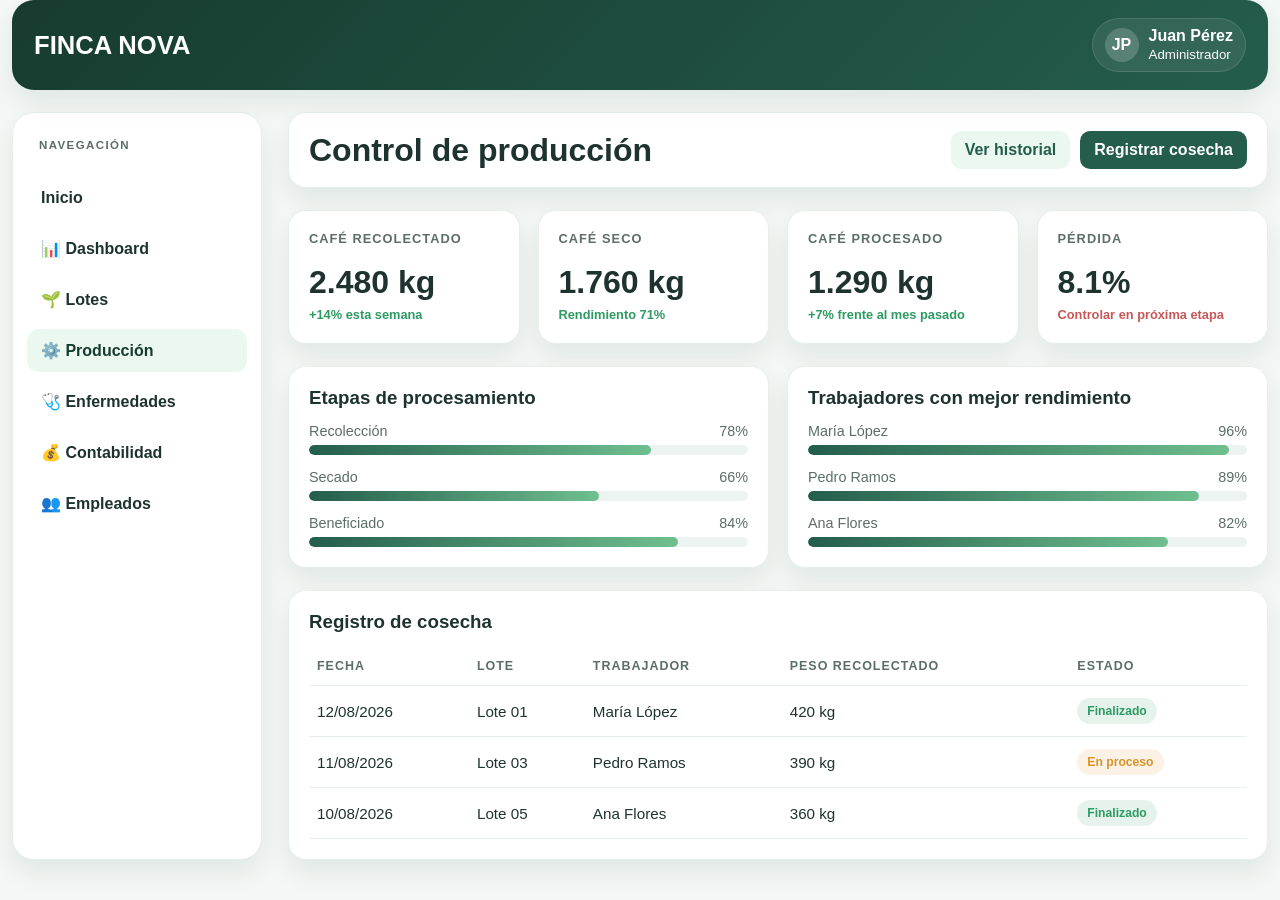
<file: views/produccion.html>
<!DOCTYPE html>
<html lang="es">
  <head>
    <meta charset="UTF-8" />
    <meta name="viewport" content="width=device-width, initial-scale=1.0" />
    <title>Nova Finca | Producción</title>
    <link rel="stylesheet" href="../assets/css/base.css" />
    <link rel="stylesheet" href="../assets/css/dashboard.css" />
  </head>
  <body>
    <div class="page-shell">
      <header class="topbar">
        <div class="topbar-inner">
          <h1>FINCA NOVA</h1>
          <div class="user-badge">
            <div class="user-avatar">JP</div>
            <div>
              <strong>Juan Pérez</strong><br />
              <small>Administrador</small>
            </div>
          </div>
        </div>
      </header>

      <div class="main-grid">
        <aside class="sidebar">
          <h3 class="side-title">Navegación</h3>
          <nav class="side-nav">
            <a href="../index.html">Inicio</a>
            <a href="dashboard.html">📊 Dashboard</a>
            <a href="lotes.html">🌱 Lotes</a>
            <a href="produccion.html" class="active">⚙️ Producción</a>
            <a href="enfermedades.html">🩺 Enfermedades</a>
            <a href="contabilidad.html">💰 Contabilidad</a>
            <a href="empleados.html">👥 Empleados</a>
          </nav>
        </aside>

        <main class="content">
          <section class="page-header">
            <h2>Control de producción</h2>
            <div class="action-group">
              <button class="btn-small light">Ver historial</button>
              <button class="btn-small primary">Registrar cosecha</button>
            </div>
          </section>

          <section class="stats-grid">
            <article class="stat-card">
              <div class="stat-top">
                <div class="stat-label">Café recolectado</div>
              </div>
              <p class="stat-value">2.480 kg</p>
              <span class="stat-delta delta-up">+14% esta semana</span>
            </article>
            <article class="stat-card">
              <div class="stat-top">
                <div class="stat-label">Café seco</div>
              </div>
              <p class="stat-value">1.760 kg</p>
              <span class="stat-delta delta-up">Rendimiento 71%</span>
            </article>
            <article class="stat-card">
              <div class="stat-top">
                <div class="stat-label">Café procesado</div>
              </div>
              <p class="stat-value">1.290 kg</p>
              <span class="stat-delta delta-up">+7% frente al mes pasado</span>
            </article>
            <article class="stat-card">
              <div class="stat-top">
                <div class="stat-label">Pérdida</div>
              </div>
              <p class="stat-value">8.1%</p>
              <span class="stat-delta delta-down">Controlar en próxima etapa</span>
            </article>
          </section>

          <section class="list-grid">
            <article class="panel">
              <h3>Etapas de procesamiento</h3>
              <div class="progress-list">
                <div class="progress-item">
                  <div class="progress-top"><span>Recolección</span><span>78%</span></div>
                  <div class="progress-bar"><span style="width: 78%"></span></div>
                </div>
                <div class="progress-item">
                  <div class="progress-top"><span>Secado</span><span>66%</span></div>
                  <div class="progress-bar"><span style="width: 66%"></span></div>
                </div>
                <div class="progress-item">
                  <div class="progress-top"><span>Beneficiado</span><span>84%</span></div>
                  <div class="progress-bar"><span style="width: 84%"></span></div>
                </div>
              </div>
            </article>

            <article class="panel">
              <h3>Trabajadores con mejor rendimiento</h3>
              <div class="progress-list">
                <div class="progress-item">
                  <div class="progress-top"><span>María López</span><span>96%</span></div>
                  <div class="progress-bar"><span style="width: 96%"></span></div>
                </div>
                <div class="progress-item">
                  <div class="progress-top"><span>Pedro Ramos</span><span>89%</span></div>
                  <div class="progress-bar"><span style="width: 89%"></span></div>
                </div>
                <div class="progress-item">
                  <div class="progress-top"><span>Ana Flores</span><span>82%</span></div>
                  <div class="progress-bar"><span style="width: 82%"></span></div>
                </div>
              </div>
            </article>
          </section>

          <section class="table-panel">
            <h3>Registro de cosecha</h3>
            <table>
              <thead>
                <tr>
                  <th>Fecha</th>
                  <th>Lote</th>
                  <th>Trabajador</th>
                  <th>Peso recolectado</th>
                  <th>Estado</th>
                </tr>
              </thead>
              <tbody>
                <tr>
                  <td>12/08/2026</td>
                  <td>Lote 01</td>
                  <td>María López</td>
                  <td>420 kg</td>
                  <td><span class="badge success">Finalizado</span></td>
                </tr>
                <tr>
                  <td>11/08/2026</td>
                  <td>Lote 03</td>
                  <td>Pedro Ramos</td>
                  <td>390 kg</td>
                  <td><span class="badge warning">En proceso</span></td>
                </tr>
                <tr>
                  <td>10/08/2026</td>
                  <td>Lote 05</td>
                  <td>Ana Flores</td>
                  <td>360 kg</td>
                  <td><span class="badge success">Finalizado</span></td>
                </tr>
              </tbody>
            </table>
          </section>
        </main>
      </div>
    </div>
  </body>
</html>
</file>
<file: assets/css/base.css>
:root {
  --verde-oscuro: #173b2f;
  --verde-principal: #245d4c;
  --verde-claro: #6fbf8f;
  --verde-suave: #eaf8f0;
  --marron: #6b4f3a;
  --amarillo: #f1c76a;
  --blanco: #ffffff;
  --gris-fondo: #f5f7f6;
  --gris-texto: #4d5b56;
  --linea: #dfe9e4;
  --sombra: 0 12px 25px rgba(23, 59, 47, 0.12);
}

* {
  box-sizing: border-box;
}

html {
  scroll-behavior: smooth;
}

body {
  margin: 0;
  font-family: Arial, Helvetica, sans-serif;
  background: var(--gris-fondo);
  color: var(--verde-oscuro);
}

a {
  text-decoration: none;
  color: inherit;
}

img {
  max-width: 100%;
  display: block;
}

.container {
  width: min(1180px, calc(100% - 24px));
  margin: 0 auto;
}

.btn {
  display: inline-flex;
  align-items: center;
  justify-content: center;
  border: none;
  border-radius: 999px;
  padding: 12px 22px;
  font-weight: 700;
  cursor: pointer;
  transition: 0.25s ease;
}

.btn-primary {
  background: var(--amarillo);
  color: var(--verde-oscuro);
}

.btn-primary:hover {
  transform: translateY(-1px);
  box-shadow: 0 8px 18px rgba(241, 199, 106, 0.35);
}

.btn-secondary {
  background: transparent;
  border: 1px solid rgba(255, 255, 255, 0.4);
  color: var(--blanco);
}

button,
input,
select {
  font: inherit;
}
</file>
<file: assets/css/home.css>
header {
  background: linear-gradient(135deg, var(--verde-oscuro), var(--verde-principal));
  color: var(--blanco);
  position: fixed;
  top: 0;
  left: 0;
  right: 0;
  z-index: 20;
  box-shadow: 0 4px 20px rgba(0, 0, 0, 0.08);
}

body {
  padding-top: 88px;
}

.nav {
  display: flex;
  align-items: center;
  justify-content: space-between;
  gap: 16px;
  padding: 16px 0;
}

.brand {
  display: flex;
  align-items: center;
  gap: 12px;
  font-weight: 700;
  letter-spacing: 0.5px;
}

.brand-mark {
  width: 42px;
  height: 42px;
  border-radius: 50%;
  background: rgba(255, 255, 255, 0.15);
  display: grid;
  place-items: center;
  font-size: 1.2rem;
  border: 1px solid rgba(255, 255, 255, 0.2);
}

.nav-links {
  display: flex;
  gap: 22px;
  align-items: center;
  font-size: 0.95rem;
}

.nav-links a {
  opacity: 0.9;
}

.nav-links a:hover {
  opacity: 1;
}

.nav-actions {
  display: flex;
  gap: 12px;
  align-items: center;
}

.hero {
  background: linear-gradient(135deg, rgba(23, 59, 47, 0.96), rgba(36, 93, 76, 0.92));
  color: var(--blanco);
  padding: 72px 0 64px;
}

.hero-wrap {
  display: grid;
  grid-template-columns: 1.2fr 0.8fr;
  align-items: center;
  gap: 32px;
}

.eyebrow {
  display: inline-block;
  padding: 8px 14px;
  border-radius: 999px;
  font-size: 0.72rem;
  letter-spacing: 0.12em;
  text-transform: uppercase;
  background: rgba(255, 255, 255, 0.08);
  color: #d5f7e3;
  border: 1px solid rgba(255, 255, 255, 0.14);
}

h1 {
  font-size: clamp(2.2rem, 5vw, 4.2rem);
  line-height: 1.06;
  margin: 18px 0 18px;
}

.hero p {
  font-size: 1.08rem;
  line-height: 1.7;
  color: rgba(255, 255, 255, 0.82);
  max-width: 620px;
}

.hero-actions {
  display: flex;
  flex-wrap: wrap;
  gap: 14px;
  margin-top: 24px;
}

.hero-panel {
  background: rgba(255, 255, 255, 0.08);
  border: 1px solid rgba(255, 255, 255, 0.14);
  border-radius: 24px;
  padding: 22px;
  box-shadow: var(--sombra);
}

.hero-card {
  background: rgba(255, 255, 255, 0.06);
  border-radius: 18px;
  padding: 18px;
  margin-bottom: 15px;
}

.hero-card:last-child {
  margin-bottom: 0;
}

.mini-label {
  display: block;
  font-size: 0.72rem;
  letter-spacing: 0.1em;
  text-transform: uppercase;
  color: #d7ebdf;
  margin-bottom: 8px;
}

.big-number {
  font-size: 2rem;
  font-weight: 800;
}

.section {
  padding: 70px 0;
}

.section-header {
  text-align: center;
  margin-bottom: 34px;
}

.section-header h2 {
  margin: 0 0 12px;
  font-size: clamp(2rem, 4vw, 2.8rem);
}

.section-header p {
  margin: 0 auto;
  max-width: 700px;
  color: var(--gris-texto);
  line-height: 1.7;
}

.stats-grid,
.features-grid,
.process-grid {
  display: grid;
  gap: 22px;
}

.stats-grid {
  grid-template-columns: repeat(4, minmax(0, 1fr));
}

.stat-card,
.feature-card,
.process-card {
  background: var(--blanco);
  border-radius: 22px;
  padding: 24px;
  box-shadow: var(--sombra);
}

.stat-card {
  border-top: 4px solid var(--verde-principal);
}

.stat-icon,
.feature-icon {
  width: 52px;
  height: 52px;
  border-radius: 14px;
  display: grid;
  place-items: center;
  background: var(--verde-suave);
  font-size: 1.4rem;
  margin-bottom: 20px;
}

.stat-card h3 {
  margin: 0 0 10px;
  font-size: 2rem;
}

.stat-card p,
.feature-card p,
.process-card p {
  margin: 0;
  color: var(--gris-texto);
  line-height: 1.7;
}

.features-grid {
  grid-template-columns: repeat(3, minmax(0, 1fr));
}

.feature-card h3,
.process-card h3 {
  margin: 0 0 12px;
  font-size: 1.35rem;
}

.cta {
  background: linear-gradient(135deg, var(--verde-suave), #dff5e6);
  border-radius: 30px;
  padding: 42px 32px;
  display: flex;
  align-items: center;
  justify-content: space-between;
  gap: 20px;
  box-shadow: var(--sombra);
}

.cta h3 {
  margin: 0 0 8px;
  font-size: clamp(1.6rem, 2.8vw, 2.4rem);
}

.cta p {
  margin: 0;
  color: var(--gris-texto);
}

.process-grid {
  grid-template-columns: repeat(3, minmax(0, 1fr));
}

footer {
  background: #122a25;
  color: rgba(255, 255, 255, 0.8);
  padding: 28px 0;
}

.footer-wrap {
  display: flex;
  justify-content: space-between;
  align-items: center;
  gap: 12px;
  flex-wrap: wrap;
}

@media (max-width: 900px) {
  .hero-wrap,
  .stats-grid,
  .features-grid,
  .process-grid,
  .cta {
    grid-template-columns: 1fr;
    display: grid;
  }

  .nav {
    flex-wrap: wrap;
    justify-content: center;
  }

  .nav-links {
    width: 100%;
    justify-content: center;
    flex-wrap: wrap;
  }

  .cta {
    text-align: center;
    justify-content: center;
  }
}

@media (max-width: 560px) {
  .hero {
    padding-top: 52px;
  }

  .hero-actions,
  .nav-actions {
    width: 100%;
    justify-content: center;
  }

  .btn {
    width: 100%;
  }

  .nav-links {
    font-size: 0.85rem;
    gap: 12px;
  }
}
</file>
<file: assets/css/auth.css>
body {
  margin: 0;
  font-family: Arial, Helvetica, sans-serif;
  background: linear-gradient(135deg, #edf8f1 0%, #dfeee7 100%);
  color: var(--verde-oscuro);
}

.page {
  min-height: 100vh;
  display: grid;
  place-items: center;
  padding: 24px;
}

.auth-card {
  width: min(100%, 460px);
  background: var(--blanco);
  border-radius: 28px;
  box-shadow: 0 18px 40px rgba(23, 59, 47, 0.12);
  overflow: hidden;
}

.auth-header {
  background: linear-gradient(135deg, var(--verde-oscuro), var(--verde-principal));
  color: var(--blanco);
  padding: 28px 28px 22px;
}

.auth-header .brand {
  display: flex;
  align-items: center;
  gap: 12px;
  font-weight: 800;
  letter-spacing: 0.08em;
}

.auth-header .brand-mark {
  width: 42px;
  height: 42px;
  border-radius: 50%;
  display: grid;
  place-items: center;
  background: rgba(255,255,255,0.12);
  border: 1px solid rgba(255,255,255,0.18);
}

.auth-header h1 {
  margin: 16px 0 6px;
  font-size: 2rem;
}

.auth-header p {
  margin: 0;
  color: rgba(255,255,255,0.82);
}

.auth-body {
  padding: 28px;
}

form {
  display: grid;
  gap: 18px;
}

.field {
  display: grid;
  gap: 8px;
}

label {
  font-weight: 700;
  font-size: 0.95rem;
}

input {
  width: 100%;
  padding: 14px 16px;
  border: 1px solid var(--linea);
  border-radius: 12px;
  font-size: 1rem;
  outline: none;
  background: #f9fbfa;
}

input:focus {
  border-color: var(--verde-principal);
  box-shadow: 0 0 0 4px rgba(36, 93, 76, 0.08);
}

.secondary-row {
  display: flex;
  justify-content: space-between;
  align-items: center;
  font-size: 0.9rem;
  color: var(--gris-texto);
  gap: 12px;
}

.check {
  display: flex;
  align-items: center;
  gap: 8px;
}

.check input {
  width: auto;
}

.auth-footer {
  margin-top: 16px;
  text-align: center;
  color: var(--gris-texto);
}

.auth-page .auth-card {
  width: min(100%, 620px);
}

.auth-page form {
  grid-template-columns: repeat(2, minmax(0, 1fr));
}

.auth-page .field.full {
  grid-column: 1 / -1;
}

.auth-page input,
.auth-page select {
  width: 100%;
  padding: 13px 14px;
  border-radius: 12px;
  border: 1px solid var(--linea);
  background: #f9fbfa;
  font-size: 1rem;
  outline: none;
}

.auth-page select {
  appearance: none;
}

.auth-page .auth-header {
  padding: 28px 30px 22px;
}

.auth-page .auth-header h1 {
  font-size: clamp(1.9rem, 3vw, 2.4rem);
}

.auth-page .auth-body {
  padding: 30px;
}

@media (max-width: 560px) {
  .auth-page form,
  form {
    grid-template-columns: 1fr;
  }

  .auth-header,
  .auth-body {
    padding: 22px 18px;
  }

  .secondary-row {
    flex-direction: column;
    align-items: flex-start;
  }
}
</file>
<file: assets/css/dashboard.css>
:root {
  --dashboard-bg: #f3f7f5;
  --panel: #ffffff;
  --panel-soft: #f8fbfa;
  --text: #1e332f;
  --muted: #5d6d68;
  --primary: #245d4c;
  --primary-dark: #173b2f;
  --accent: #f1c76a;
  --success: #2d9a62;
  --warning: #d9932a;
  --danger: #c85757;
  --border: #e7efe9;
  --shadow: 0 12px 26px rgba(18, 45, 38, 0.08);
}

body {
  background: var(--dashboard-bg);
  color: var(--text);
}

.page-shell {
  width: min(1320px, calc(100% - 24px));
  margin: 112px auto 26px;
}

.topbar {
  position: fixed;
  top: 0;
  left: 50%;
  transform: translateX(-50%);
  width: min(1320px, calc(100% - 24px));
  background: linear-gradient(135deg, var(--primary-dark), var(--primary));
  color: var(--blanco);
  border-radius: 22px;
  padding: 18px 22px;
  box-shadow: var(--shadow);
  z-index: 20;
}

.topbar-inner {
  display: flex;
  justify-content: space-between;
  align-items: center;
  gap: 16px;
  flex-wrap: wrap;
}

.topbar h1 {
  margin: 0;
  font-size: clamp(1.4rem, 2vw, 2rem);
}

.top-nav {
  display: flex;
  align-items: center;
  justify-content: center;
  flex-wrap: wrap;
  gap: 8px;
}

.top-nav a {
  padding: 8px 12px;
  border-radius: 10px;
  font-size: 0.82rem;
  font-weight: 700;
  color: rgba(255, 255, 255, 0.9);
}

.top-nav a:hover,
.top-nav a.active {
  background: rgba(255, 255, 255, 0.12);
  color: var(--blanco);
}

.user-badge {
  display: flex;
  align-items: center;
  gap: 10px;
  padding: 8px 12px;
  border-radius: 999px;
  background: rgba(255,255,255,0.08);
  border: 1px solid rgba(255,255,255,0.12);
}

.user-avatar {
  width: 34px;
  height: 34px;
  border-radius: 50%;
  display: grid;
  place-items: center;
  background: rgba(255,255,255,0.18);
  font-weight: 700;
}

.main-grid {
  display: grid;
  grid-template-columns: 250px 1fr;
  gap: 26px;
  margin-top: 26px;
}

.sidebar {
  background: var(--panel);
  border-radius: 22px;
  box-shadow: var(--shadow);
  padding: 18px 14px;
  border: 1px solid var(--border);
}

.side-title {
  margin: 0 0 18px;
  padding: 8px 12px;
  color: var(--muted);
  font-size: 0.72rem;
  letter-spacing: 0.12em;
  text-transform: uppercase;
}

.side-nav {
  display: grid;
  gap: 8px;
}

.side-nav a {
  display: flex;
  align-items: center;
  gap: 10px;
  padding: 12px 14px;
  border-radius: 12px;
  color: var(--text);
  font-weight: 600;
}

.side-nav a.active,
.side-nav a:hover {
  background: var(--verde-suave, #eaf8f0);
  color: var(--primary-dark);
}

.content {
  display: grid;
  gap: 22px;
}

.stats-grid,
.cards-grid,
.summary-grid {
  display: grid;
  gap: 18px;
}

.stats-grid {
  grid-template-columns: repeat(4, minmax(0, 1fr));
}

.stat-card,
.card,
.panel,
.table-panel {
  background: var(--panel);
  border-radius: 18px;
  box-shadow: var(--shadow);
  border: 1px solid var(--border);
}

.stat-card {
  padding: 20px;
}

.stat-top {
  display: flex;
  align-items: center;
  justify-content: space-between;
  gap: 12px;
  margin-bottom: 18px;
}

.stat-icon {
  width: 42px;
  height: 42px;
  border-radius: 12px;
  display: grid;
  place-items: center;
  font-size: 1.2rem;
  background: var(--verde-suave);
}

.stat-label {
  color: var(--muted);
  font-size: 0.8rem;
  font-weight: 700;
  text-transform: uppercase;
  letter-spacing: 0.08em;
}

.stat-value {
  font-size: clamp(1.6rem, 2.5vw, 2.2rem);
  font-weight: 800;
  margin: 0;
}

.stat-delta {
  display: inline-block;
  margin-top: 6px;
  font-size: 0.8rem;
  font-weight: 700;
}

.delta-up { color: var(--success); }
.delta-down { color: var(--danger); }

.cards-grid {
  grid-template-columns: repeat(3, minmax(0, 1fr));
}

.card {
  padding: 20px;
}

.card h3,
.panel h3,
.table-panel h3 {
  margin-top: 0;
  margin-bottom: 14px;
}

.progress-list {
  display: grid;
  gap: 14px;
}

.progress-item {
  display: grid;
  gap: 6px;
}

.progress-top {
  display: flex;
  justify-content: space-between;
  gap: 12px;
  color: var(--muted);
  font-size: 0.9rem;
}

.progress-bar {
  width: 100%;
  height: 10px;
  background: #edf3f1;
  border-radius: 999px;
  overflow: hidden;
}

.progress-bar span {
  display: block;
  height: 100%;
  border-radius: 999px;
  background: linear-gradient(90deg, var(--primary), var(--verde-claro));
}

.summary-grid {
  grid-template-columns: 1.5fr 1fr;
}

.panel,
.table-panel {
  padding: 20px;
}

.panel-legend {
  display: flex;
  gap: 18px;
  flex-wrap: wrap;
  color: var(--muted);
  font-size: 0.9rem;
  margin-top: 14px;
}

.dot {
  width: 10px;
  height: 10px;
  border-radius: 50%;
  display: inline-block;
  margin-right: 8px;
}

.chart-squares {
  display: grid;
  grid-template-columns: repeat(6, minmax(0, 1fr));
  align-items: end;
  gap: 12px;
  height: 180px;
  padding-top: 20px;
}

.square {
  border-radius: 12px 12px 0 0;
  background: linear-gradient(180deg, var(--verde-claro), var(--primary));
  min-height: 50px;
}

.table-panel table {
  width: 100%;
  border-collapse: collapse;
  margin-top: 10px;
}

.table-panel th,
.table-panel td {
  border-bottom: 1px solid var(--border);
  padding: 12px 8px;
  text-align: left;
  font-size: 0.95rem;
}

.table-panel th {
  color: var(--muted);
  font-size: 0.78rem;
  text-transform: uppercase;
  letter-spacing: 0.08em;
}

.badge {
  display: inline-flex;
  padding: 6px 10px;
  border-radius: 999px;
  font-size: 0.76rem;
  font-weight: 700;
}

.badge.success { background: rgba(45,154,98,0.12); color: var(--success); }
.badge.warning { background: rgba(217,147,42,0.12); color: var(--warning); }
.badge.danger { background: rgba(200,87,87,0.12); color: var(--danger); }
.badge.primary { background: rgba(36,93,76,0.12); color: var(--primary); }

.page-header {
  background: var(--panel);
  border-radius: 18px;
  padding: 18px 20px;
  display: flex;
  justify-content: space-between;
  align-items: center;
  gap: 16px;
  box-shadow: var(--shadow);
  border: 1px solid var(--border);
}

.page-header h2 {
  margin: 0;
  font-size: clamp(1.5rem, 2.5vw, 2rem);
}

.action-group {
  display: flex;
  gap: 10px;
  flex-wrap: wrap;
}

.btn-small {
  display: inline-flex;
  align-items: center;
  justify-content: center;
  border: none;
  border-radius: 10px;
  padding: 10px 14px;
  font-weight: 700;
  cursor: pointer;
}

.btn-small.primary {
  background: var(--primary);
  color: var(--blanco);
}

.btn-small.light {
  background: var(--verde-suave);
  color: var(--primary);
}

.form-grid {
  display: grid;
  grid-template-columns: repeat(2, minmax(0,1fr));
  gap: 18px;
}

.input-group {
  display: grid;
  gap: 8px;
}

.input-group label {
  color: var(--muted);
  font-weight: 700;
}

.input-group input,
.input-group select,
.input-group textarea {
  width: 100%;
  padding: 12px 14px;
  border: 1px solid var(--border);
  border-radius: 12px;
  background: #fbfdfc;
  color: var(--text);
}

.input-group textarea {
  min-height: 100px;
  resize: vertical;
}

.list-grid {
  display: grid;
  grid-template-columns: repeat(2, minmax(0,1fr));
  gap: 18px;
}

@media (max-width: 980px) {
  .main-grid {
    grid-template-columns: 1fr;
  }

  .stats-grid,
  .cards-grid,
  .summary-grid,
  .list-grid,
  .form-grid {
    grid-template-columns: 1fr 1fr;
  }
}

@media (max-width: 680px) {
  .stats-grid,
  .cards-grid,
  .summary-grid,
  .list-grid,
  .form-grid {
    grid-template-columns: 1fr;
  }

  .topbar-inner,
  .page-header {
    align-items: flex-start;
    flex-direction: column;
  }
}
</file>
